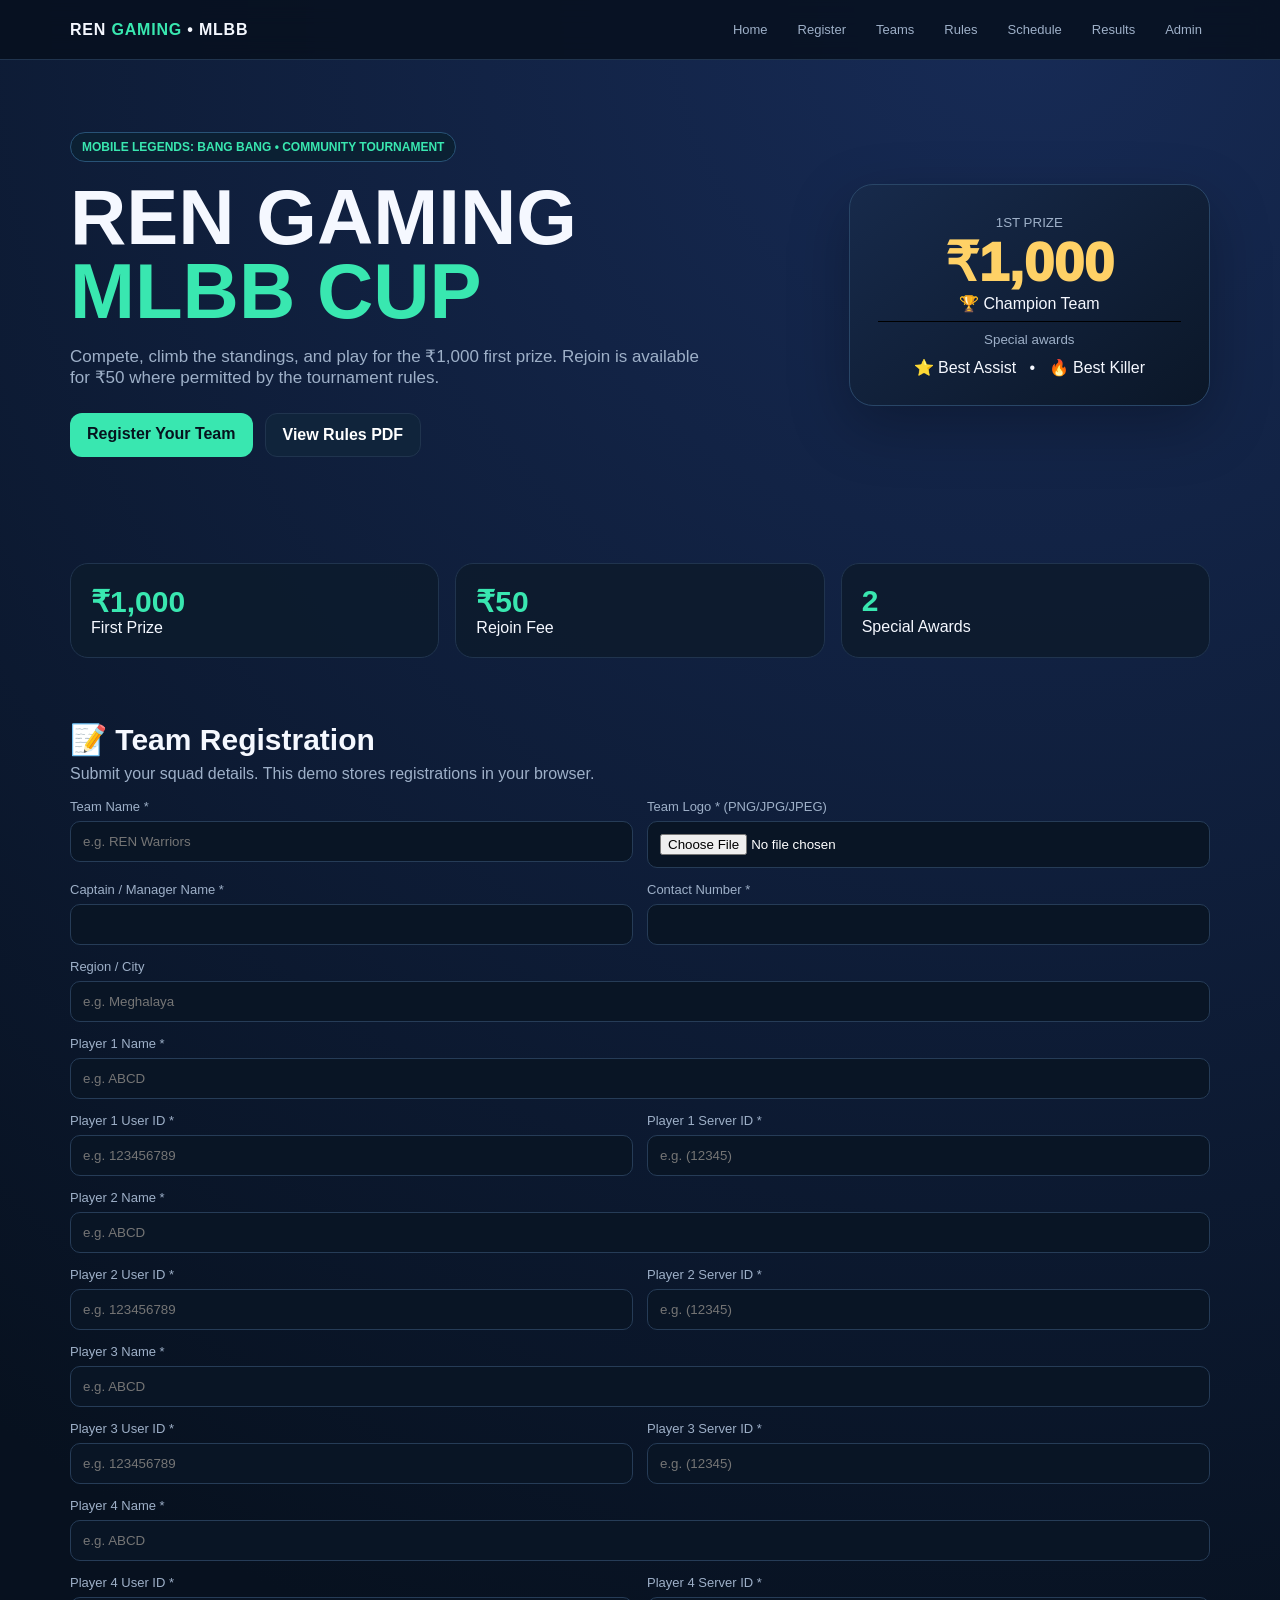
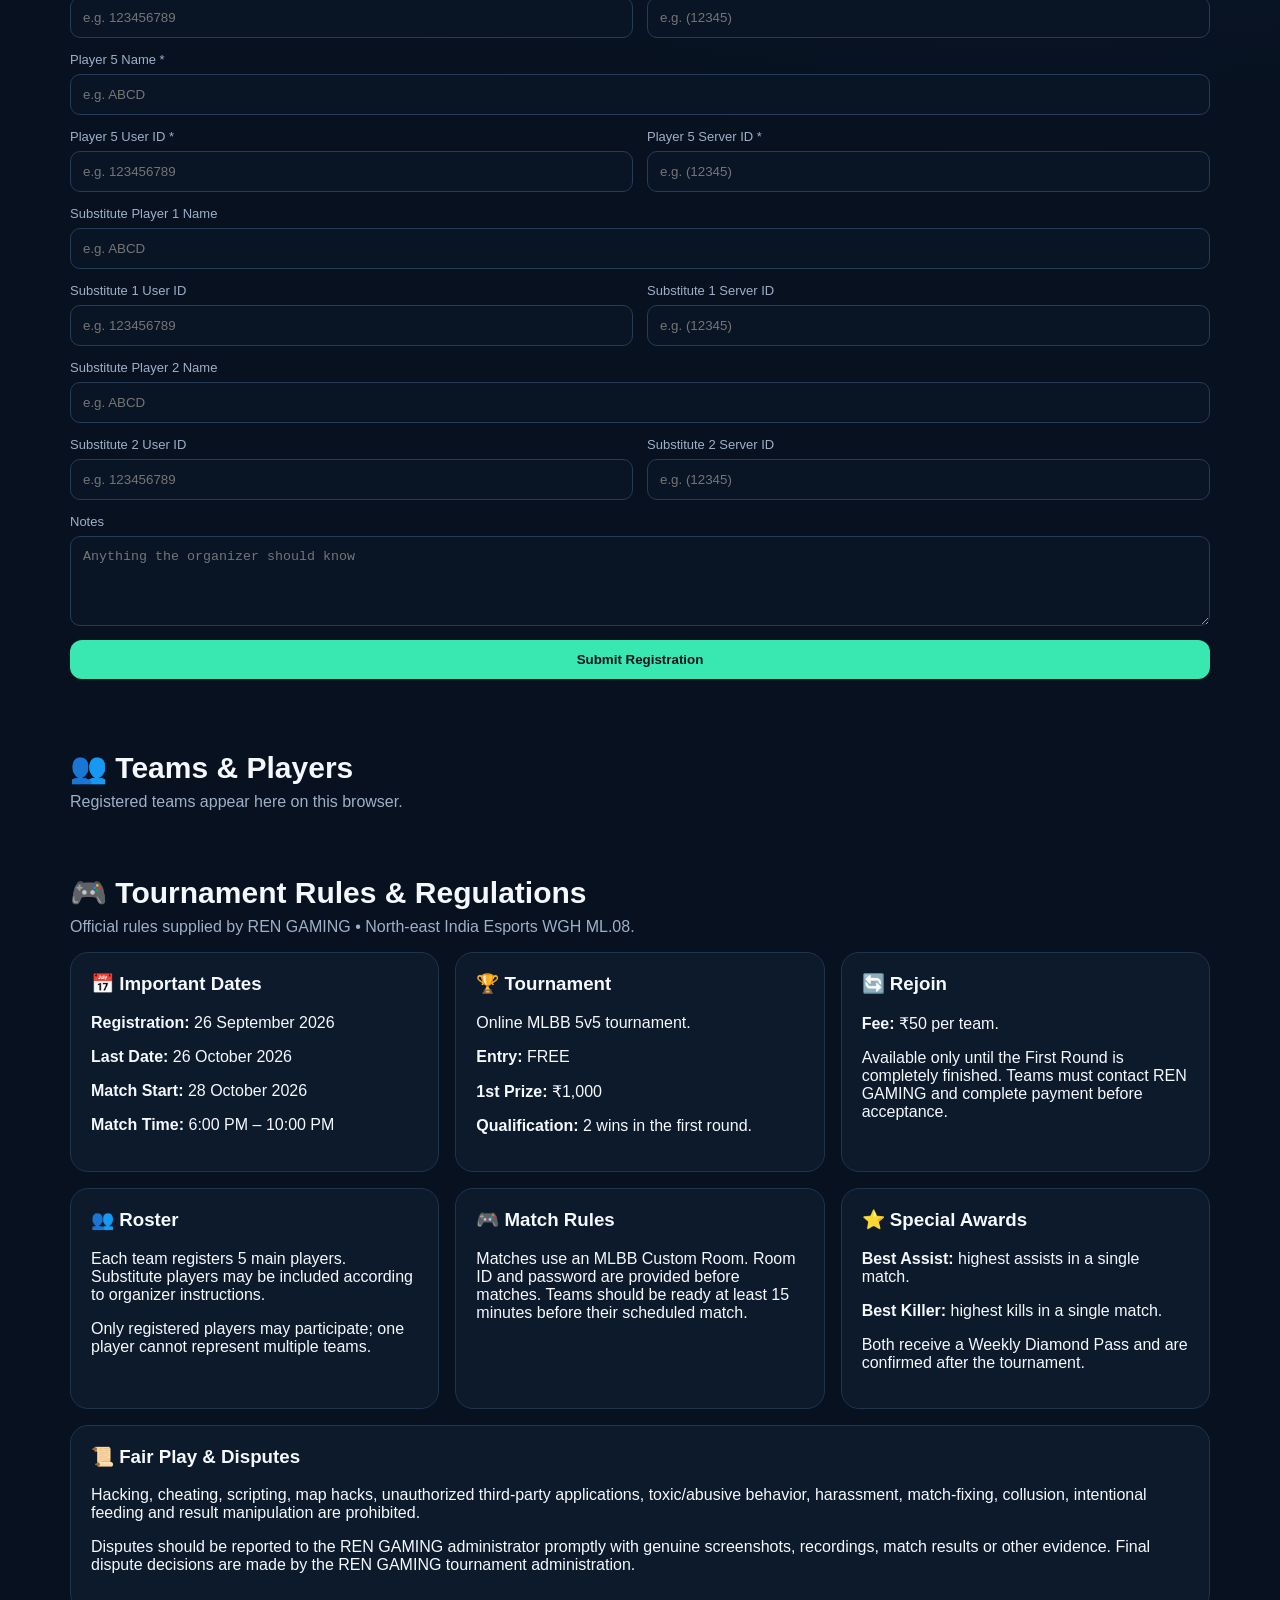
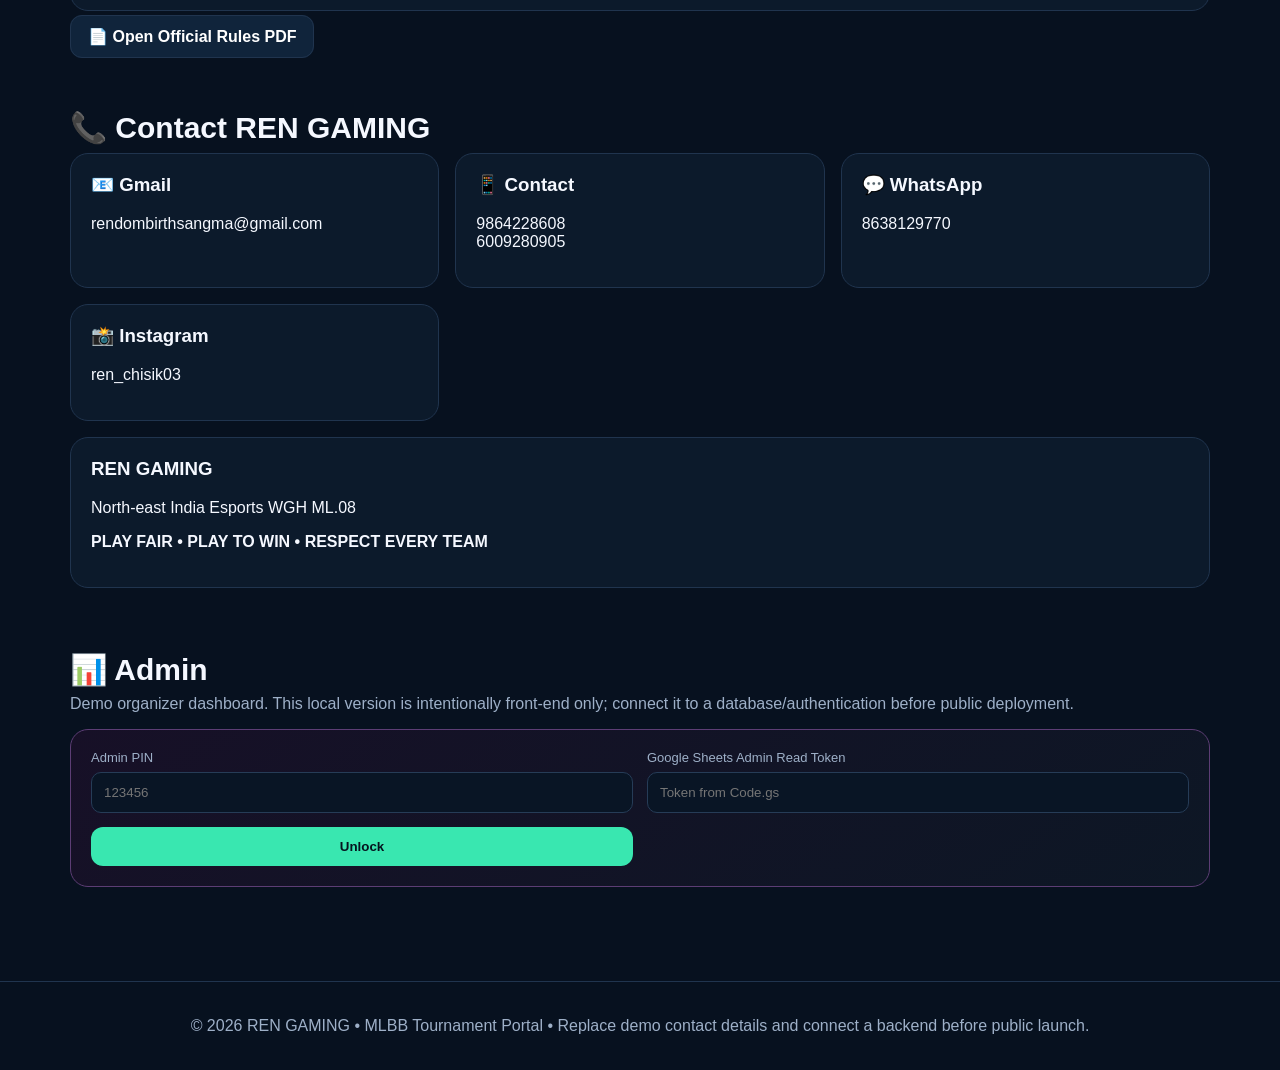
<file: REN GAMING MLBB Tournament Registration Portal.html>
<!DOCTYPE html>
<html lang="en">
<head>
<meta charset="UTF-8">
<meta name="viewport" content="width=device-width,initial-scale=1.0">
<title>REN GAMING • MLBB Tournament</title>
<style>
:root{--bg:#07111f;--panel:#0d1b2d;--panel2:#10243b;--text:#f5f8ff;--muted:#9eb0c8;--accent:#39e7b0;--accent2:#7c6cff;--danger:#ff5c7a;--gold:#ffd166;--line:#20344e}
*{box-sizing:border-box}html{scroll-behavior:smooth}body{margin:0;background:radial-gradient(circle at 80% 0,#172b56 0,#07111f 40%);color:var(--text);font-family:Inter,Segoe UI,Arial,sans-serif}
a{color:inherit;text-decoration:none}.nav{position:sticky;top:0;z-index:10;background:rgba(7,17,31,.88);backdrop-filter:blur(12px);border-bottom:1px solid var(--line)}
.navin{max-width:1180px;margin:auto;padding:14px 20px;display:flex;align-items:center;justify-content:space-between}.brand{font-weight:900;letter-spacing:.8px}.brand span{color:var(--accent)}
.navlinks{display:flex;gap:14px;flex-wrap:wrap}.navlinks a{font-size:13px;color:var(--muted);padding:8px}.navlinks a:hover{color:#fff}
.hero{max-width:1180px;margin:auto;padding:72px 20px 48px;display:grid;grid-template-columns:1.35fr .65fr;gap:28px;align-items:center}
.badge{display:inline-block;padding:7px 11px;border:1px solid #285276;border-radius:999px;color:var(--accent);background:#0b2033;font-size:12px;font-weight:800}
h1{font-size:clamp(40px,7vw,78px);line-height:.95;margin:18px 0}.hero p{color:var(--muted);font-size:17px;max-width:650px}
.cta{display:flex;gap:12px;margin-top:25px;flex-wrap:wrap}.btn{border:0;border-radius:12px;padding:12px 17px;font-weight:800;cursor:pointer;background:var(--accent);color:#06131e}.btn.alt{background:var(--panel2);color:#fff;border:1px solid var(--line)}
.prize{background:linear-gradient(145deg,#172a4b,#0b1728);border:1px solid #294667;border-radius:24px;padding:28px;text-align:center;box-shadow:0 20px 60px #0004}.prize .amount{font-size:54px;font-weight:950;color:var(--gold)}.prize small{color:var(--muted)}
.container{max-width:1180px;margin:auto;padding:30px 20px}.section{margin:28px 0 64px}.section h2{font-size:30px;margin-bottom:8px}.sub{color:var(--muted);margin-top:0}
.grid{display:grid;grid-template-columns:repeat(3,1fr);gap:16px}.card{background:rgba(13,27,45,.9);border:1px solid var(--line);border-radius:18px;padding:20px}.card h3{margin-top:0}.stat{font-size:30px;font-weight:900;color:var(--accent)}
form{display:grid;grid-template-columns:repeat(2,1fr);gap:14px}.field{display:flex;flex-direction:column;gap:7px}.field.full{grid-column:1/-1}label{font-size:13px;color:var(--muted)}input,select,textarea{width:100%;background:#091525;border:1px solid #263c57;color:#fff;border-radius:10px;padding:12px;outline:none}textarea{min-height:90px;resize:vertical}
table{width:100%;border-collapse:collapse;background:var(--panel);border:1px solid var(--line);border-radius:14px;overflow:hidden}th,td{padding:13px;text-align:left;border-bottom:1px solid var(--line);font-size:14px}th{color:var(--muted);font-weight:700}tr:last-child td{border-bottom:0}.pill{display:inline-block;padding:5px 8px;border-radius:999px;background:#17344a;color:var(--accent);font-size:11px;font-weight:800}
.awards{grid-template-columns:repeat(2,1fr)}.award{border:1px solid #4a3d18;background:linear-gradient(135deg,#1b1a14,#0d1725)}.award strong{color:var(--gold)}
.admin{border-color:#5c3d74;background:linear-gradient(145deg,#171027,#0d1725)}.hidden{display:none}.notice{padding:12px 14px;border-radius:10px;background:#102d2b;color:#a9ffe6;margin-top:12px}.danger{background:#321a23;color:#ffb2c1}
footer{border-top:1px solid var(--line);padding:35px 20px;color:var(--muted);text-align:center}
@media(max-width:800px){.hero{grid-template-columns:1fr}.grid,.awards{grid-template-columns:1fr}form{grid-template-columns:1fr}.field.full{grid-column:auto}.navlinks{display:none}}
</style>

<script>
/*
 * GOOGLE SHEETS CONFIGURATION
 * 1) Deploy the supplied Code.gs as a Web App.
 * 2) Copy the Web App URL and paste it below.
 */
const GOOGLE_SCRIPT_URL = "https://script.google.com/macros/s/AKfycbwbJW-y04A5HC7oJIjQXUb7-UKDUtTsXn4rqXPw2rhxqajuxlV32a8oEWoCy6-lrVev/exec";
</script>
</head>
<body>
<nav class="nav"><div class="navin"><div class="brand">REN <span>GAMING</span> • MLBB</div><div class="navlinks">
<a href="#home">Home</a><a href="#register">Register</a><a href="#teams">Teams</a><a href="#rules">Rules</a><a href="#schedule">Schedule</a><a href="#results">Results</a><a href="#admin">Admin</a>
</div></div></nav>

<header class="hero" id="home">
<div><span class="badge">MOBILE LEGENDS: BANG BANG • COMMUNITY TOURNAMENT</span>
<h1>REN GAMING<br><span style="color:var(--accent)">MLBB CUP</span></h1>
<p>Compete, climb the standings, and play for the ₹1,000 first prize. Rejoin is available for ₹50 where permitted by the tournament rules.</p>
<div class="cta"><a class="btn" href="#register">Register Your Team</a><a class="btn alt" href="REN_GAMING_MLBB_Tournament_Rules.pdf" target="_blank">View Rules PDF</a></div></div>
<div class="prize"><small>1ST PRIZE</small><div class="amount">₹1,000</div><div>🏆 Champion Team</div><hr style="border-color:var(--line);border-width:1px 0 0"><small>Special awards</small><div style="margin-top:10px">⭐ Best Assist &nbsp; • &nbsp; 🔥 Best Killer</div></div>
</header>

<main class="container">
<section class="section"><div class="grid">
<div class="card"><div class="stat">₹1,000</div><div>First Prize</div></div>
<div class="card"><div class="stat">₹50</div><div>Rejoin Fee</div></div>
<div class="card"><div class="stat">2</div><div>Special Awards</div></div>
</div></section>

<section class="section" id="register"><h2>📝 Team Registration</h2><p class="sub">Submit your squad details. This demo stores registrations in your browser.</p>
<form id="regForm">
<div class="field"><label>Team Name *</label><input name="team" required placeholder="e.g. REN Warriors"></div>
<div class="field"><label>Team Logo * (PNG/JPG/JPEG)</label><input name="logo" type="file" accept=".png,.jpg,.jpeg,image/png,image/jpeg" required></div>
<div class="field"><label>Captain / Manager Name *</label><input name="captain" required></div>
<div class="field"><label>Contact Number *</label><input name="phone" required></div>
<div class="field full"><label>Region / City</label><input name="region" placeholder="e.g. Meghalaya"></div>
<div class="field full"><label>Player 1 Name *</label><input name="p1_name" placeholder="e.g. ABCD" required></div>
<div class="field"><label>Player 1 User ID *</label><input name="p1_uid" placeholder="e.g. 123456789" required></div><div class="field"><label>Player 1 Server ID *</label><input name="p1_sid" placeholder="e.g. (12345)" required></div>
<div class="field full"><label>Player 2 Name *</label><input name="p2_name" placeholder="e.g. ABCD" required></div>
<div class="field"><label>Player 2 User ID *</label><input name="p2_uid" placeholder="e.g. 123456789" required></div><div class="field"><label>Player 2 Server ID *</label><input name="p2_sid" placeholder="e.g. (12345)" required></div>
<div class="field full"><label>Player 3 Name *</label><input name="p3_name" placeholder="e.g. ABCD" required></div>
<div class="field"><label>Player 3 User ID *</label><input name="p3_uid" placeholder="e.g. 123456789" required></div><div class="field"><label>Player 3 Server ID *</label><input name="p3_sid" placeholder="e.g. (12345)" required></div>
<div class="field full"><label>Player 4 Name *</label><input name="p4_name" placeholder="e.g. ABCD" required></div>
<div class="field"><label>Player 4 User ID *</label><input name="p4_uid" placeholder="e.g. 123456789" required></div><div class="field"><label>Player 4 Server ID *</label><input name="p4_sid" placeholder="e.g. (12345)" required></div>
<div class="field full"><label>Player 5 Name *</label><input name="p5_name" placeholder="e.g. ABCD" required></div>
<div class="field"><label>Player 5 User ID *</label><input name="p5_uid" placeholder="e.g. 123456789" required></div><div class="field"><label>Player 5 Server ID *</label><input name="p5_sid" placeholder="e.g. (12345)" required></div>
<div class="field full"><label>Substitute Player 1 Name</label><input name="sub1_name" placeholder="e.g. ABCD"></div>
<div class="field"><label>Substitute 1 User ID</label><input name="sub1_uid" placeholder="e.g. 123456789"></div><div class="field"><label>Substitute 1 Server ID</label><input name="sub1_sid" placeholder="e.g. (12345)"></div>
<div class="field full"><label>Substitute Player 2 Name</label><input name="sub2_name" placeholder="e.g. ABCD"></div>
<div class="field"><label>Substitute 2 User ID</label><input name="sub2_uid" placeholder="e.g. 123456789"></div><div class="field"><label>Substitute 2 Server ID</label><input name="sub2_sid" placeholder="e.g. (12345)"></div>
<div class="field full"><label>Notes</label><textarea name="notes" placeholder="Anything the organizer should know"></textarea></div>
<div class="field full"><button class="btn" type="submit">Submit Registration</button><div id="regMsg"></div></div>
</form></section>

<section class="section" id="teams"><h2>👥 Teams & Players</h2><p class="sub">Registered teams appear here on this browser.</p><div id="teamsTable"></div></section>

<section class="section" id="rules"><h2>🎮 Tournament Rules & Regulations</h2>
<p class="sub">Official rules supplied by REN GAMING • North-east India Esports WGH ML.08.</p>
<div class="grid">
<div class="card"><h3>📅 Important Dates</h3><p><b>Registration:</b> 26 September 2026</p><p><b>Last Date:</b> 26 October 2026</p><p><b>Match Start:</b> 28 October 2026</p><p><b>Match Time:</b> 6:00 PM – 10:00 PM</p></div>
<div class="card"><h3>🏆 Tournament</h3><p>Online MLBB 5v5 tournament.</p><p><b>Entry:</b> FREE</p><p><b>1st Prize:</b> ₹1,000</p><p><b>Qualification:</b> 2 wins in the first round.</p></div>
<div class="card"><h3>🔄 Rejoin</h3><p><b>Fee:</b> ₹50 per team.</p><p>Available only until the First Round is completely finished. Teams must contact REN GAMING and complete payment before acceptance.</p></div>
<div class="card"><h3>👥 Roster</h3><p>Each team registers 5 main players. Substitute players may be included according to organizer instructions.</p><p>Only registered players may participate; one player cannot represent multiple teams.</p></div>
<div class="card"><h3>🎮 Match Rules</h3><p>Matches use an MLBB Custom Room. Room ID and password are provided before matches. Teams should be ready at least 15 minutes before their scheduled match.</p></div>
<div class="card"><h3>⭐ Special Awards</h3><p><b>Best Assist:</b> highest assists in a single match.</p><p><b>Best Killer:</b> highest kills in a single match.</p><p>Both receive a Weekly Diamond Pass and are confirmed after the tournament.</p></div>
</div>
<div class="card" style="margin-top:16px"><h3>📜 Fair Play & Disputes</h3>
<p>Hacking, cheating, scripting, map hacks, unauthorized third-party applications, toxic/abusive behavior, harassment, match-fixing, collusion, intentional feeding and result manipulation are prohibited.</p>
<p>Disputes should be reported to the REN GAMING administrator promptly with genuine screenshots, recordings, match results or other evidence. Final dispute decisions are made by the REN GAMING tournament administration.</p>
</div>
<p style="margin-top:16px"><a class="btn alt" href="REN_GAMING_MLBB_Tournament_Rules.pdf" target="_blank">📄 Open Official Rules PDF</a></p></section>

<section class="section" id="contact"><h2>📞 Contact REN GAMING</h2><div class="grid">
<div class="card"><h3>📧 Gmail</h3><p>rendombirthsangma@gmail.com</p></div>
<div class="card"><h3>📱 Contact</h3><p>9864228608<br>6009280905</p></div>
<div class="card"><h3>💬 WhatsApp</h3><p>8638129770</p></div>
<div class="card"><h3>📸 Instagram</h3><p>ren_chisik03</p></div>
</div><div class="card" style="margin-top:16px"><h3>REN GAMING</h3><p>North-east India Esports WGH ML.08</p><p><b>PLAY FAIR • PLAY TO WIN • RESPECT EVERY TEAM</b></p></div></section>

<section class="section" id="admin"><h2>📊 Admin</h2><p class="sub">Demo organizer dashboard. This local version is intentionally front-end only; connect it to a database/authentication before public deployment.</p>
<div class="card admin"><form id="adminForm"><div class="field"><label>Admin PIN</label><input id="pin" type="password" placeholder="123456"></div><div class="field"><label>Google Sheets Admin Read Token</label><input id="adminToken" type="password" placeholder="Token from Code.gs"></div><div class="field" style="align-self:end"><button class="btn" type="submit">Unlock</button></div></form>
<div id="adminPanel" class="hidden"><hr style="border-color:var(--line);margin:20px 0">
<div class="grid"><div class="card"><div class="stat" id="countTeams">0</div>Registered Teams</div><div class="card"><div class="stat" id="countRejoins">0</div>Rejoin Requests</div><div class="card"><div class="stat">₹1,000</div>First Prize</div></div>
<div style="margin-top:16px;display:flex;gap:10px;flex-wrap:wrap"><button class="btn" onclick="loadLiveAdmin()">🔄 Refresh Live Data</button><button class="btn alt" onclick="exportLiveData()">Export Live JSON</button><button class="btn alt" onclick="clearData()">Clear Local Data</button></div>
<div id="adminMsg"></div>
<div id="liveTeams" style="margin-top:18px"></div>
<div id="liveRejoins" style="margin-top:18px"></div>
</div></div></section>
</main>
<footer>© 2026 REN GAMING • MLBB Tournament Portal • Replace demo contact details and connect a backend before public launch.</footer>

<script>
const get=(k,d=[])=>JSON.parse(localStorage.getItem(k)||JSON.stringify(d));
const set=(k,v)=>localStorage.setItem(k,JSON.stringify(v));
function esc(x){return String(x??'').replace(/[&<>"']/g,m=>({'&':'&amp;','<':'&lt;','>':'&gt;','"':'&quot;',"'":'&#39;'}[m]))}

function render(){
 const teams=get('renTeams');
 document.getElementById('teamsTable').innerHTML=teams.length?`<table><thead><tr><th>Logo</th><th>Team</th><th>Captain</th><th>Region</th><th>Players</th></tr></thead><tbody>${teams.map(t=>`<tr><td>${t.logoUrl?`<img src="${esc(t.logoUrl)}" style="width:45px;height:45px;object-fit:cover;border-radius:8px">`:'-'}</td><td><b>${esc(t.team)}</b></td><td>${esc(t.captain)}</td><td>${esc(t.region||'-')}</td><td>${[1,2,3,4,5].map(i=>esc(t['p'+i+'_name']||'')).filter(Boolean).join(', ')}</td></tr>`).join('')}</tbody></table>`:'<div class="card">No teams registered yet.</div>';
 document.getElementById('standings').innerHTML=teams.map((t,i)=>`<tr><td>${i+1}</td><td>${esc(t.team)}</td><td>0</td><td>0</td><td>0</td><td><span class="pill">Registered</span></td></tr>`).join('')||'<tr><td colspan="6">No standings yet.</td></tr>';
}

async function fileToBase64(file){
 if(!file) return null;
 if(!['image/png','image/jpeg'].includes(file.type)) throw new Error('Logo must be PNG or JPG/JPEG.');
 if(file.size>5*1024*1024) throw new Error('Logo must be 5 MB or smaller.');
 return await new Promise((resolve,reject)=>{
   const r=new FileReader();
   r.onload=()=>resolve({name:file.name,mimeType:file.type,base64:r.result.split(',')[1]});
   r.onerror=reject;r.readAsDataURL(file);
 });
}

async function postToGoogle(payload){
 if(!GOOGLE_SCRIPT_URL || GOOGLE_SCRIPT_URL.includes('PASTE_YOUR')){
   return {ok:false,offline:true};
 }
 const res=await fetch(GOOGLE_SCRIPT_URL,{
   method:'POST',
   headers:{'Content-Type':'text/plain;charset=utf-8'},
   body:JSON.stringify(payload)
 });
 const text=await res.text();
 try{return JSON.parse(text)}catch{return {ok:false,error:'Unexpected Apps Script response.'}}
}

document.getElementById('regForm').addEventListener('submit',async e=>{
 e.preventDefault();
 const form=e.target, msg=document.getElementById('regMsg'), btn=form.querySelector('button[type=submit]');
 btn.disabled=true; msg.innerHTML='<div class="notice">Submitting registration...</div>';
 try{
   const fd=new FormData(form), o=Object.fromEntries(fd);
   const logoFile=fd.get('logo'); const logo=await fileToBase64(logoFile);
   delete o.logo;
   const payload={action:'register', ...o, logo};
   const result=await postToGoogle(payload);
   if(!result.offline && !result.ok) throw new Error(result.error||'Registration failed.');
   const local={...o,logoUrl:result.logoUrl||'',id:Date.now()};
   let a=get('renTeams'); a.push(local); set('renTeams',a);
   form.reset();
   msg.innerHTML=result.offline
     ? '<div class="notice">Saved on this device. Add your Apps Script Web App URL to also send registrations to Google Sheets.</div>'
     : '<div class="notice">Registration received successfully. Your team has been added to Google Sheets.</div>';
   render();
 }catch(err){msg.innerHTML='<div class="notice danger">'+esc(err.message)+'</div>'}
 finally{btn.disabled=false}
});

document.getElementById('rejoinForm').addEventListener('submit',async e=>{
 e.preventDefault();
 const form=e.target,msg=document.getElementById('rejoinMsg'),btn=form.querySelector('button[type=submit]');
 btn.disabled=true;msg.innerHTML='<div class="notice">Submitting rejoin request...</div>';
 try{
   const o=Object.fromEntries(new FormData(form));
   const result=await postToGoogle({action:'rejoin',...o,fee:50});
   if(!result.offline && !result.ok) throw new Error(result.error||'Rejoin request failed.');
   let a=get('renRejoins');a.push({...o,id:Date.now(),fee:50,status:'Pending'});set('renRejoins',a);
   form.reset();msg.innerHTML=result.offline?'<div class="notice">Saved locally. Configure Apps Script to send it to Google Sheets.</div>':'<div class="notice">Rejoin request received.</div>';
 }catch(err){msg.innerHTML='<div class="notice danger">'+esc(err.message)+'</div>'}
 finally{btn.disabled=false}
});

let LIVE_ADMIN_DATA=null;
document.getElementById('adminForm').addEventListener('submit',async e=>{
 e.preventDefault();
 if(document.getElementById('pin').value==='246822'){
   document.getElementById('adminPanel').classList.remove('hidden');
   await loadLiveAdmin();
 }else alert('Incorrect admin PIN')
});

function adminUrl(){
 const token=document.getElementById('adminToken').value.trim();
 return GOOGLE_SCRIPT_URL + '?action=adminData&token='+encodeURIComponent(token);
}
async function loadLiveAdmin(){
 const msg=document.getElementById('adminMsg');
 if(!GOOGLE_SCRIPT_URL || GOOGLE_SCRIPT_URL.includes('PASTE_YOUR')){
   msg.innerHTML='<div class="notice danger">Google Apps Script Web App URL is not configured.</div>'; return;
 }
 const token=document.getElementById('adminToken').value.trim();
 if(!token){msg.innerHTML='<div class="notice danger">Enter the Admin Read Token configured in Code.gs.</div>';return;}
 msg.innerHTML='<div class="notice">Loading live Google Sheets data...</div>';
 try{
   const res=await fetch(adminUrl(),{method:'GET'});
   const data=await res.json();
   if(!data.ok) throw new Error(data.error||'Unable to load admin data.');
   LIVE_ADMIN_DATA=data;
   document.getElementById('countTeams').textContent=data.counts.teams;
   document.getElementById('countRejoins').textContent=data.counts.rejoins;
   renderLiveTeams(data.registrations);
   renderLiveRejoins(data.rejoins);
   msg.innerHTML='<div class="notice">Live data loaded from Google Sheets.</div>';
 }catch(err){msg.innerHTML='<div class="notice danger">'+esc(err.message)+'</div>'}
}
function renderLiveTeams(rows){
 const box=document.getElementById('liveTeams');
 if(!rows.length){box.innerHTML='<div class="card">No registrations found in Google Sheets.</div>';return;}
 box.innerHTML='<h3>Live Registered Teams</h3><div style="overflow:auto"><table><thead><tr><th>Logo</th><th>Team</th><th>Captain</th><th>Contact</th><th>Region</th><th>Players</th><th>Substitutes</th><th>Registered</th></tr></thead><tbody>'+
 rows.map(r=>{
   const players=[1,2,3,4,5].map(i=>`${esc(r['Player '+i+' Name'])} <small>(${esc(r['Player '+i+' User ID'])}/${esc(r['Player '+i+' Server ID'])})</small>`).join('<br>');
   const subs=[1,2].map(i=>r['Substitute '+i+' Name']?`${esc(r['Substitute '+i+' Name'])} <small>(${esc(r['Substitute '+i+' User ID'])}/${esc(r['Substitute '+i+' Server ID'])})</small>`:'').filter(Boolean).join('<br>')||'-';
   return `<tr><td>${r['Logo URL']?`<a href="${esc(r['Logo URL'])}" target="_blank"><img src="${esc(r['Logo URL'])}" style="width:48px;height:48px;object-fit:cover;border-radius:8px"></a>`:'-'}</td><td><b>${esc(r['Team Name'])}</b></td><td>${esc(r['Captain / Manager'])}</td><td>${esc(r['Contact Number'])}</td><td>${esc(r['Region / City']||'-')}</td><td>${players}</td><td>${subs}</td><td>${esc(r['Timestamp'])}</td></tr>`;
 }).join('')+'</tbody></table></div>';
}
function renderLiveRejoins(rows){
 const box=document.getElementById('liveRejoins');
 if(!rows.length){box.innerHTML='<h3>Live Rejoin Requests</h3><div class="card">No rejoin requests found.</div>';return;}
 box.innerHTML='<h3>Live Rejoin Requests</h3><div style="overflow:auto"><table><thead><tr><th>Time</th><th>Team</th><th>Contact</th><th>Fee</th><th>Status</th></tr></thead><tbody>'+
 rows.map(r=>`<tr><td>${esc(r.Timestamp)}</td><td>${esc(r['Team Name'])}</td><td>${esc(r['Captain Contact'])}</td><td>₹${esc(r.Fee)}</td><td><span class="pill">${esc(r.Status)}</span></td></tr>`).join('')+
 '</tbody></table></div>';
}
function exportLiveData(){
 if(!LIVE_ADMIN_DATA){alert('Load live data first.');return}
 let blob=new Blob([JSON.stringify(LIVE_ADMIN_DATA,null,2)],{type:'application/json'});let a=document.createElement('a');a.href=URL.createObjectURL(blob);a.download='ren-gaming-live-admin-data.json';a.click()
}
function clearData(){if(confirm('Clear all local registrations and rejoin requests? This does NOT delete Google Sheets data.')){localStorage.removeItem('renTeams');localStorage.removeItem('renRejoins');render();}}
render();
</script>
</body></html>
</file>
